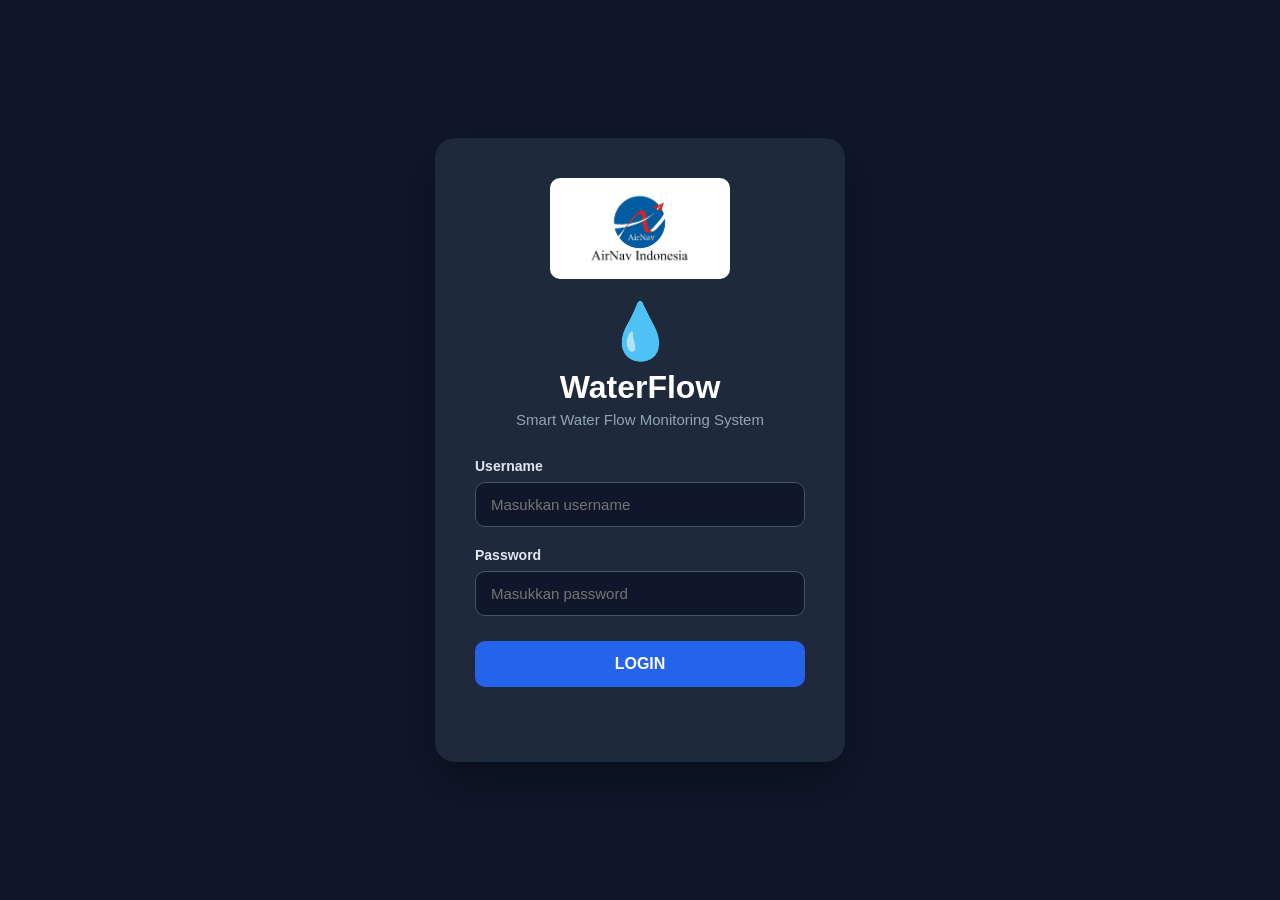
<file: halaman.html>
<!DOCTYPE html>
<html lang="id">

<head>
    <meta charset="UTF-8">
    <meta name="viewport" content="width=device-width, initial-scale=1.0">

    <title>Login - Smart Water Flow</title>

    <link rel="stylesheet" href="style.css">
</head>

<body class="login-body">

    <div class="login-container">

        <div class="login-box">

            <img src="airnav-logo.png"
                 alt="AirNav Indonesia"
                 class="login-airnav-logo">

            <div class="login-logo">💧</div>

            <h1>WaterFlow</h1>

            <p class="login-subtitle">
                Smart Water Flow Monitoring System
            </p>

            <div class="login-input">

                <label for="username">
                    Username
                </label>

                <input
                    type="text"
                    id="username"
                    placeholder="Masukkan username"
                >

            </div>

            <div class="login-input">

                <label for="password">
                    Password
                </label>

                <input
                    type="password"
                    id="password"
                    placeholder="Masukkan password"
                >

            </div>

            <button id="login-button">
                LOGIN
            </button>

            <p id="login-message"></p>

        </div>

    </div>

<script>

const loginButton = document.getElementById("login-button");

loginButton.addEventListener("click", function () {

    const username =
        document.getElementById("username").value.trim();

    const password =
        document.getElementById("password").value;

    const message =
        document.getElementById("login-message");

    /*
       LOGIN SEMENTARA
       Bisa kita ganti nanti dengan Supabase Auth
    */

    if (username === "admin" && password === "admin123") {

        sessionStorage.setItem("waterflow_login", "true");

        window.location.href = "index.html";

    } else {

        message.textContent =
            "❌ Username atau password salah.";

        message.style.color = "#ef4444";

    }

});

</script>

</body>
</html>
</file>
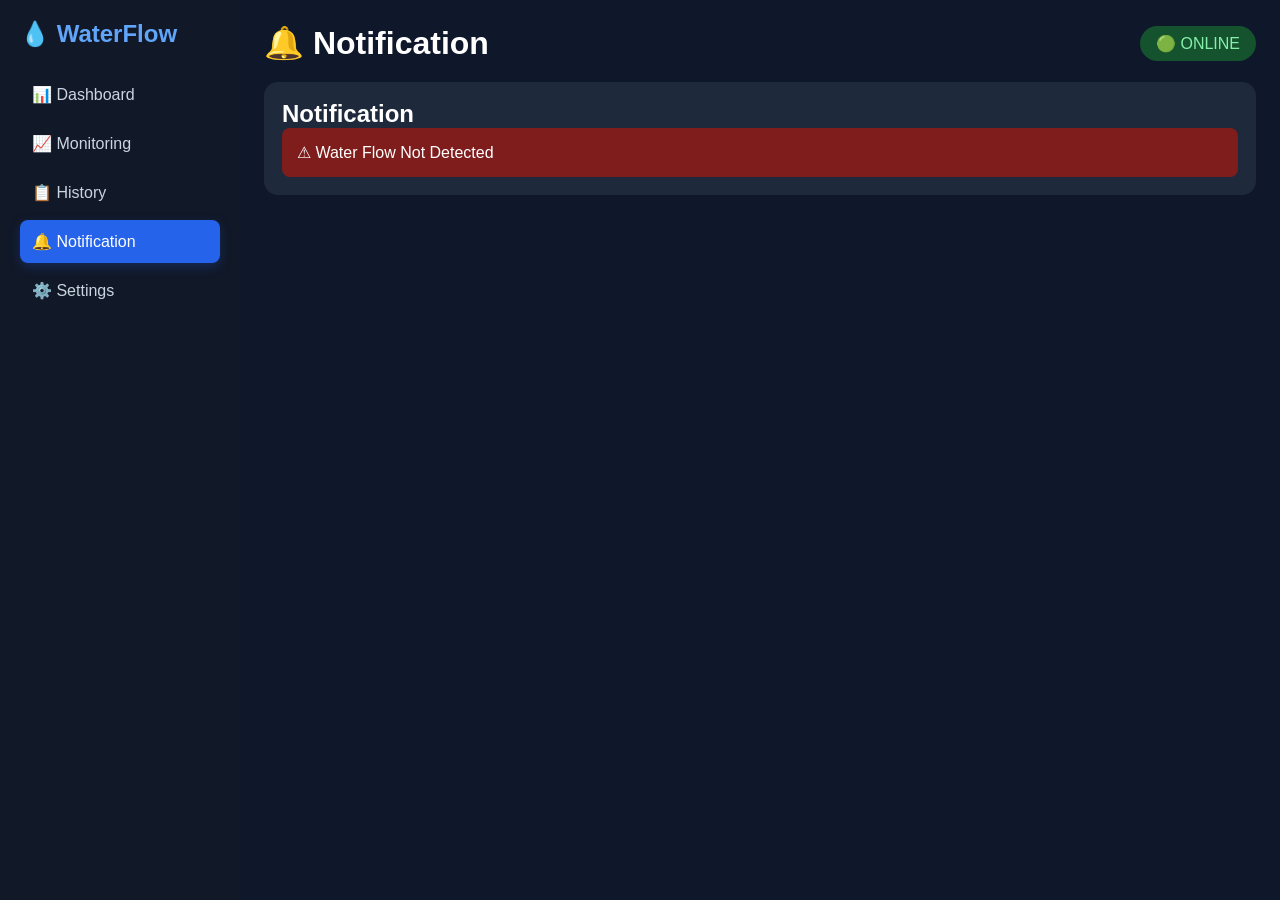
<file: notification.html>
<!DOCTYPE html><html lang='id'><head>
<meta charset='UTF-8'><meta name='viewport' content='width=device-width,initial-scale=1'>
<title>Notification</title><link rel='stylesheet' href='style.css'></head>
<body><div class='layout'>
<aside class='sidebar'><h2>💧 WaterFlow</h2><a class='' href='index.html'>📊 Dashboard</a><a class='' href='monitoring.html'>📈 Monitoring</a><a class='' href='history.html'>📋 History</a><a class='active' href='notification.html'>🔔 Notification</a><a class='' href='settings.html'>⚙️ Settings</a></aside>
<main class='content'>
<header><h1>🔔 Notification</h1><div class='badge'>🟢 ONLINE</div></header>

<div class='panel'>
<h2>Notification</h2>
<p style='background:#7f1d1d;padding:15px;border-radius:8px'>⚠ Water Flow Not Detected</p>
</div>

</main></div>
<script src='common.js'></script>
</body></html>
</file>
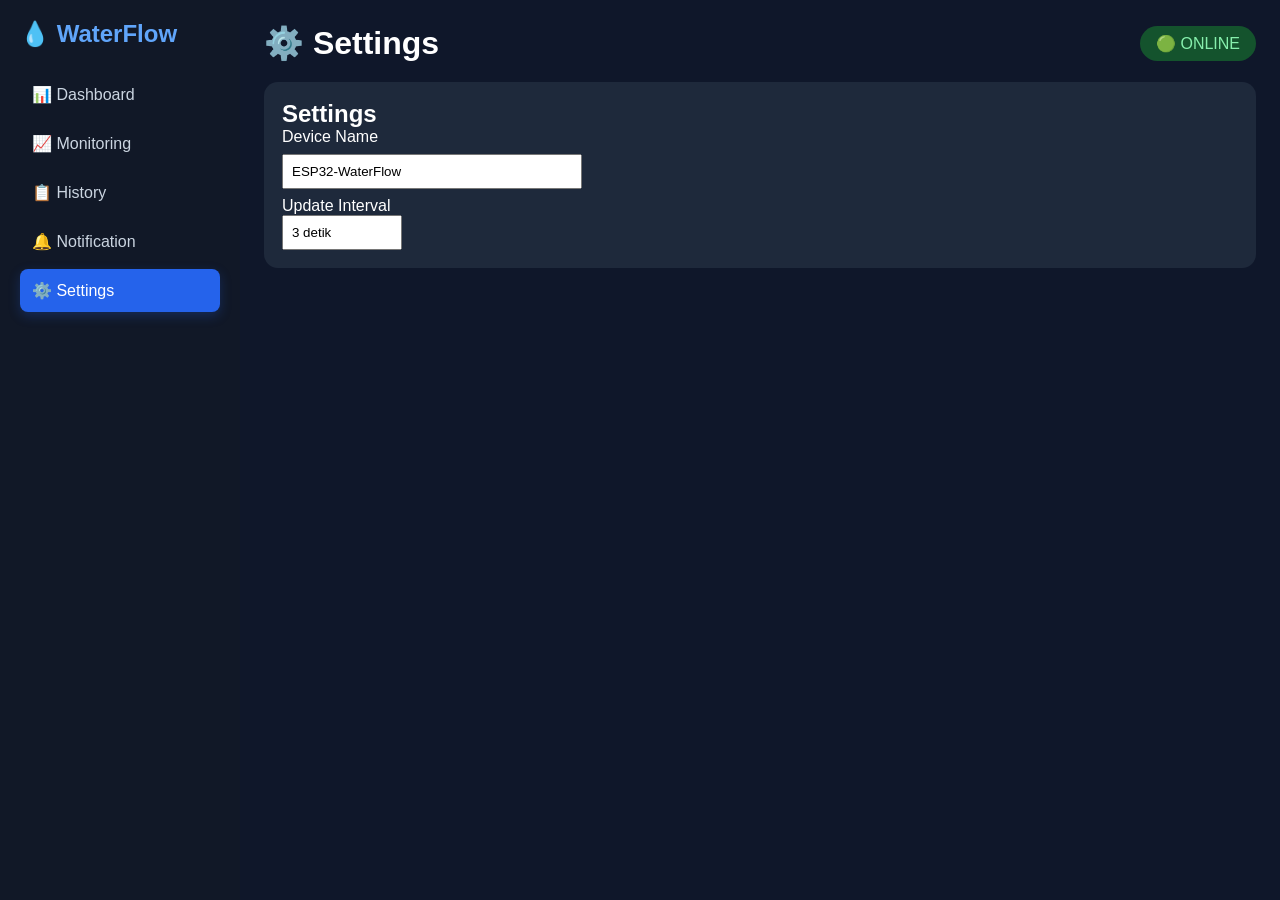
<file: settings.html>
<!DOCTYPE html><html lang='id'><head>
<meta charset='UTF-8'><meta name='viewport' content='width=device-width,initial-scale=1'>
<title>Settings</title><link rel='stylesheet' href="style.css"></head>
<body><div class='layout'>
<aside class='sidebar'><h2>💧 WaterFlow</h2><a class='' href='index.html'>📊 Dashboard</a><a class='' href='monitoring.html'>📈 Monitoring</a><a class='' href='history.html'>📋 History</a><a class='' href='notification.html'>🔔 Notification</a><a class='active' href='settings.html'>⚙️ Settings</a></aside>
<main class='content'>
<header><h1>⚙️ Settings</h1><div class='badge'>🟢 ONLINE</div></header>

<div class='panel'>
<h2>Settings</h2>
<label>Device Name</label><br><input style='width:300px;padding:8px;margin:8px 0' value='ESP32-WaterFlow'><br>
<label>Update Interval</label><br><input style='width:120px;padding:8px' value='3 detik'>
</div>

</main></div>
<script src='common.js'></script>
</body></html>
</file>
<file: style.css>
/* =========================================================
   GLOBAL
========================================================= */

* {
    margin: 0;
    padding: 0;
    box-sizing: border-box;
}

body {
    font-family: "Segoe UI", Arial, sans-serif;
    background: #0f172a;
    color: #ffffff;
}

.layout {
    display: flex;
    min-height: 100vh;
}


/* =========================================================
   SIDEBAR
========================================================= */

.sidebar {
    width: 240px;
    background: #111827;
    padding: 20px;
    position: fixed;
    top: 0;
    bottom: 0;
    left: 0;
    overflow-y: auto;
}

.sidebar h2 {
    color: #60a5fa;
    margin-bottom: 25px;
}

.sidebar a {
    display: block;
    color: #cbd5e1;
    text-decoration: none;
    padding: 12px;
    border-radius: 8px;
    margin: 6px 0;
    transition: 0.25s;
}

.sidebar a:hover {
    background: #1e40af;
    color: #ffffff;
    transform: translateX(4px);
}

.sidebar a.active {
    background: #2563eb;
    color: #ffffff;
    box-shadow: 0 4px 12px rgba(37, 99, 235, 0.25);
}


/* =========================================================
   SIDEBAR AIRNAV BRAND
========================================================= */

.airnav-brand {
    background: #ffffff;
    border-radius: 14px;
    padding: 12px;
    margin-bottom: 18px;
    text-align: center;
}

.airnav-brand img {
    width: 150px;
    max-width: 100%;
    height: auto;
    display: block;
    margin: auto;
}

.waterflow-title {
    font-size: 20px;
    font-weight: 700;
    color: #60a5fa;
    padding: 8px 10px 15px;
}


/* =========================================================
   SIDEBAR FOOTER
========================================================= */

.sidebar-footer {
    position: absolute;
    bottom: 20px;
    left: 20px;
    right: 20px;
    padding-top: 15px;
    border-top: 1px solid #334155;
    color: #94a3b8;
    font-size: 12px;
    text-align: center;
    line-height: 1.5;
}

.sidebar-footer small {
    color: #64748b;
}


/* =========================================================
   CONTENT
========================================================= */

.content {
    margin-left: 240px;
    padding: 24px;
    width: calc(100% - 240px);
}

header {
    display: flex;
    justify-content: space-between;
    align-items: center;
    margin-bottom: 20px;
}


/* =========================================================
   MAIN HEADER
========================================================= */

.main-header {
    padding: 20px 24px;
    background: linear-gradient(
        135deg,
        #1e293b,
        #172554
    );
    border-radius: 16px;
    margin-bottom: 22px;
    border: 1px solid #334155;
    box-shadow: 0 8px 25px rgba(0, 0, 0, 0.15);
}

.company-title {
    font-size: 13px;
    letter-spacing: 2px;
    color: #60a5fa;
    font-weight: 700;
    margin-bottom: 5px;
}

.main-header h1 {
    margin: 0;
    font-size: 30px;
}

.main-header p {
    margin-top: 7px;
    color: #94a3b8;
}


/* =========================================================
   PAGE TITLE
========================================================= */

.page-title {
    font-size: 30px;
    margin-bottom: 6px;
}

.page-subtitle {
    color: #94a3b8;
    margin-bottom: 22px;
}


/* =========================================================
   SYSTEM STATUS
========================================================= */

.system-status {
    display: flex;
    align-items: center;
    gap: 9px;
    background: #052e16;
    border: 1px solid #166534;
    padding: 9px 15px;
    border-radius: 20px;
    color: #86efac;
    font-size: 13px;
    font-weight: 600;
}

.status-dot {
    width: 9px;
    height: 9px;
    background: #22c55e;
    border-radius: 50%;
    box-shadow: 0 0 10px #22c55e;
    animation: onlinePulse 1.5s infinite;
}

@keyframes onlinePulse {
    0%,
    100% {
        opacity: 1;
    }

    50% {
        opacity: 0.4;
    }
}


/* =========================================================
   BADGE
========================================================= */

.badge {
    background: #14532d;
    padding: 8px 16px;
    border-radius: 18px;
    color: #86efac;
}


/* =========================================================
   CARDS
========================================================= */

.cards {
    display: grid;
    grid-template-columns: repeat(
        auto-fit,
        minmax(220px, 1fr)
    );
    gap: 16px;
}

.card,
.panel {
    background: #1e293b;
    padding: 18px;
    border-radius: 14px;
    margin-bottom: 20px;
}

.card {
    transition: transform 0.2s ease,
        box-shadow 0.2s ease;
}

.card:hover {
    transform: translateY(-3px);
    box-shadow: 0 8px 25px rgba(0, 0, 0, 0.25);
}


/* =========================================================
   MONITORING CARD
========================================================= */

.monitoring-card {
    display: flex;
    align-items: center;
    gap: 18px;
    transition: 0.25s;
}

.monitoring-card:hover {
    transform: translateY(-3px);
    box-shadow: 0 8px 20px rgba(0, 0, 0, 0.18);
}

.card-icon {
    width: 58px;
    height: 58px;
    display: flex;
    align-items: center;
    justify-content: center;
    font-size: 30px;
    background: #172554;
    border-radius: 14px;
}

.monitoring-card h3 {
    color: #94a3b8;
    margin-bottom: 5px;
}

.monitoring-card h1 {
    margin: 0;
}

.card-description {
    color: #64748b;
    font-size: 12px;
}


/* =========================================================
   PANEL TITLE
========================================================= */

.panel-title {
    display: flex;
    justify-content: space-between;
    align-items: center;
    gap: 20px;
    margin-bottom: 20px;
}

.panel-title h2 {
    margin-bottom: 5px;
}

.panel-title p {
    color: #94a3b8;
    font-size: 13px;
}


/* =========================================================
   MODE PANEL
========================================================= */

.mode-panel {
    display: flex;
    justify-content: space-between;
    align-items: center;
    gap: 16px;
}

.mode-panel p {
    color: #94a3b8;
    margin-top: 6px;
}

.mode-controls {
    display: flex;
    gap: 8px;
}

.mode-button {
    border: 1px solid #475569;
    border-radius: 8px;
    padding: 9px 14px;
    background: #0f172a;
    color: #cbd5e1;
    cursor: pointer;
    font-weight: 600;
}

.mode-button.active {
    background: #2563eb;
    border-color: #3b82f6;
    color: #ffffff;
}


/* =========================================================
   FLOW INDICATOR
========================================================= */

.flow-indicator {
    padding: 9px 14px;
    border-radius: 20px;
    font-size: 13px;
    font-weight: 600;
}

.flow-indicator.on {
    background: #052e16;
    color: #86efac;
    border: 1px solid #166534;
}

.flow-indicator.off {
    background: #450a0a;
    color: #fca5a5;
    border: 1px solid #991b1b;
}


/* =========================================================
   WATER PIPE
========================================================= */

.pipe-container {
    display: flex;
    align-items: center;
    justify-content: center;
    gap: 0;
    padding: 40px 20px;
}

.equipment {
    text-align: center;
    min-width: 90px;
    color: #94a3b8;
    font-size: 12px;
    font-weight: 600;
}

.equipment-icon {
    font-size: 45px;
    margin-bottom: 5px;
}

.pipe {
    width: 55%;
    height: 32px;
    background: #0f172a;
    border: 4px solid #475569;
    border-radius: 20px;
    overflow: hidden;
    position: relative;
}

.water-flow {
    position: absolute;
    left: -100%;
    top: 0;
    width: 100%;
    height: 100%;

    background: repeating-linear-gradient(
        90deg,
        #38bdf8 0px,
        #38bdf8 20px,
        #0ea5e9 20px,
        #0ea5e9 40px
    );

    opacity: 0.2;
}

.water-flow.flow-active {
    opacity: 1;
    animation: waterMove 1s linear infinite;
}

@keyframes waterMove {
    from {
        left: -100%;
    }

    to {
        left: 100%;
    }
}


/* =========================================================
   OLD PIPE SUPPORT
========================================================= */

.pump,
.tank {
    font-size: 60px;
}

.pipe-line {
    width: 500px;
    height: 18px;
    background: #374151;
    border-radius: 20px;
    overflow: hidden;
    position: relative;
}


/* =========================================================
   CHART
========================================================= */

.chart-container {
    height: 350px;
    position: relative;
}

.chart-live {
    color: #4ade80;
    font-size: 12px;
    font-weight: 700;
    background: #052e16;
    border: 1px solid #166534;
    padding: 6px 12px;
    border-radius: 15px;
}


/* =========================================================
   DEVICE STATUS
========================================================= */

.device-grid {
    display: grid;
    grid-template-columns: repeat(
        auto-fit,
        minmax(180px, 1fr)
    );
    gap: 14px;
}

.device-box {
    background: #0f172a;
    border: 1px solid #334155;
    border-radius: 10px;
    padding: 16px;
}

.device-name {
    font-weight: 600;
    margin-bottom: 8px;
}

.device-online {
    color: #4ade80;
    font-size: 13px;
}

.device-table {
    width: 100%;
    border-collapse: collapse;
}

.device-table td {
    padding: 15px;
    border-bottom: 1px solid #374151;
}


/* =========================================================
   TABLE
========================================================= */

table {
    width: 100%;
    border-collapse: collapse;
}

th,
td {
    padding: 10px;
    border-bottom: 1px solid #334155;
    text-align: center;
}


/* =========================================================
   AIRNAV HEADER
========================================================= */

.airnav-header {
    display: flex;
    align-items: center;
    gap: 18px;
    background: #ffffff;
    color: #0f172a;
    padding: 15px 22px;
    border-radius: 14px;
    margin-bottom: 24px;
    box-shadow: 0 4px 15px rgba(0, 0, 0, 0.15);
}

.airnav-header img {
    width: 75px;
    height: 75px;
    object-fit: contain;
}

.airnav-info h2 {
    margin: 0;
    font-size: 22px;
    font-weight: 700;
}

.airnav-info p {
    margin: 4px 0 0;
    color: #64748b;
    font-size: 14px;
}


/* =========================================================
   FOOTER
========================================================= */

.dashboard-footer {
    text-align: center;
    color: #64748b;
    font-size: 12px;
    padding: 25px 0 10px;
}


/* =========================================================
   LOGIN
========================================================= */

.login-body {
    margin: 0;
    min-height: 100vh;
    display: flex;
    justify-content: center;
    align-items: center;
    background: #0f172a;
}

.login-container {
    width: 100%;
    max-width: 420px;
    padding: 20px;
}

.login-box {
    background: #1e293b;
    padding: 35px;
    border-radius: 18px;
    box-shadow: 0 15px 40px rgba(0, 0, 0, 0.35);
    text-align: center;
}

.login-logo {
    font-size: 55px;
    margin-bottom: 10px;
}

.login-box h1 {
    margin-bottom: 5px;
    color: #60a5fa;
}

.login-subtitle {
    color: #94a3b8;
    margin-bottom: 30px;
}

.login-input {
    text-align: left;
    margin-bottom: 18px;
}

.login-input label {
    display: block;
    margin-bottom: 7px;
    color: #cbd5e1;
}

.login-input input {
    width: 100%;
    padding: 12px;
    border: 1px solid #475569;
    border-radius: 8px;
    background: #0f172a;
    color: #ffffff;
    outline: none;
}

.login-input input:focus {
    border-color: #3b82f6;
}

#login-button {
    width: 100%;
    padding: 13px;
    margin-top: 8px;
    border: none;
    border-radius: 8px;
    background: #2563eb;
    color: #ffffff;
    font-size: 16px;
    font-weight: bold;
    cursor: pointer;
}

#login-button:hover {
    background: #1d4ed8;
}

#login-message {
    min-height: 20px;
    margin-top: 15px;
}


/* =========================================================
   RESPONSIVE
========================================================= */

@media (max-width: 700px) {

    .sidebar {
        width: 200px;
    }

    .content {
        margin-left: 200px;
        width: calc(100% - 200px);
    }

    .mode-panel {
        align-items: flex-start;
        flex-direction: column;
    }

    .mode-controls {
        width: 100%;
    }

    .mode-button {
        flex: 1;
    }

    .main-header {
        flex-direction: column;
        align-items: flex-start;
    }

    .pipe-container {
        flex-direction: column;
        gap: 15px;
    }

    .pipe {
        width: 80%;
    }

    .pipe-line {
        width: 80%;
    }
}
/* =========================================================
   LOGIN PAGE
   ========================================================= */

.login-body {
    margin: 0;
    min-height: 100vh;

    display: flex;
    justify-content: center;
    align-items: center;

    background: #0f172a;
    font-family: Arial, sans-serif;
}


/* Container login */

.login-container {
    width: 100%;
    max-width: 450px;
    padding: 20px;
}


/* Kotak login */

.login-box {
    background: #1e293b;

    padding: 40px;

    border-radius: 20px;

    text-align: center;

    box-shadow: 0 20px 50px rgba(0, 0, 0, 0.35);
}


/* =========================================================
   LOGO AIRNAV
   ========================================================= */

.login-airnav-logo {
    display: block;

    width: 180px;
    height: auto;

    max-width: 100%;

    object-fit: contain;

    margin: 0 auto 20px auto;

    border-radius: 10px;
}


/* Logo WaterFlow */

.login-logo {
    font-size: 55px;

    margin-bottom: 5px;
}


/* Judul */

.login-box h1 {
    margin: 5px 0;

    font-size: 32px;

    color: #ffffff;
}


/* Subtitle */

.login-subtitle {
    margin-top: 5px;
    margin-bottom: 30px;

    color: #94a3b8;

    font-size: 15px;
}


/* Input container */

.login-input {
    text-align: left;

    margin-bottom: 20px;
}


/* Label */

.login-input label {
    display: block;

    margin-bottom: 8px;

    color: #e2e8f0;

    font-size: 14px;

    font-weight: bold;
}


/* Input */

.login-input input {
    width: 100%;

    box-sizing: border-box;

    padding: 13px 15px;

    border: 1px solid #475569;

    border-radius: 10px;

    background: #0f172a;

    color: white;

    font-size: 15px;

    outline: none;
}


.login-input input:focus {
    border-color: #3b82f6;

    box-shadow: 0 0 0 3px rgba(59, 130, 246, 0.15);
}


/* Tombol login */

#login-button {
    width: 100%;

    padding: 14px;

    margin-top: 5px;

    border: none;

    border-radius: 10px;

    background: #2563eb;

    color: white;

    font-size: 16px;

    font-weight: bold;

    cursor: pointer;

    transition: 0.2s;
}


#login-button:hover {
    background: #1d4ed8;

    transform: translateY(-1px);
}


/* Pesan error */

#login-message {
    margin-top: 15px;

    font-size: 14px;

    min-height: 20px;
}


/* =========================================================
   RESPONSIVE
   ========================================================= */

@media (max-width: 500px) {

    .login-container {
        padding: 15px;
    }

    .login-box {
        padding: 30px 25px;
    }

    .login-airnav-logo {
        width: 150px;
    }

}
</file>
